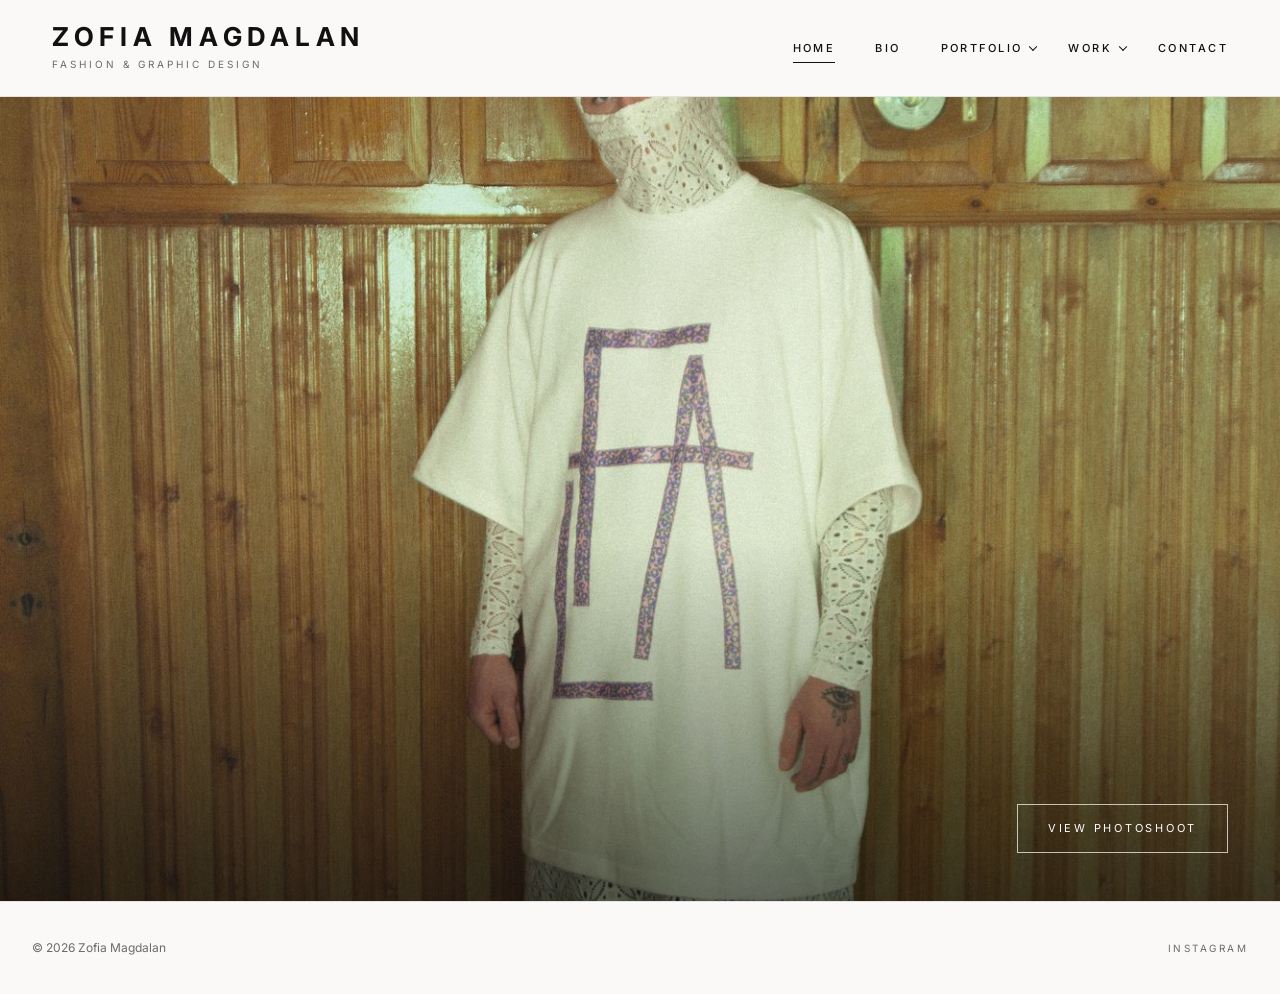
<file: index.html>
<!DOCTYPE html>
<html lang="en">
<head>
    <meta charset="UTF-8">
    <meta name="viewport" content="width=device-width, initial-scale=1.0">
    <title>Zofia Magdalan – Fashion & Graphic Design</title>
    <link rel="preconnect" href="https://fonts.googleapis.com">
    <link rel="preconnect" href="https://fonts.gstatic.com" crossorigin>
    <link href="https://fonts.googleapis.com/css2?family=Cormorant+Garamond:wght@400;500&family=Inter:wght@400;500&display=swap" rel="stylesheet">
    <link rel="stylesheet" href="css/style.css">
</head>
<body>
    <nav class="navbar">
        <div class="nav-container">
            <div class="logo">
                <h1>ZOFIA MAGDALAN</h1>
                <p class="tagline">Fashion & Graphic Design</p>
            </div>
            <button class="nav-toggle" aria-label="Menu" aria-expanded="false"><span></span></button>
            <ul class="nav-menu">
                <li><a href="index.html" class="nav-link">Home</a></li>
                <li><a href="pages/bio.html" class="nav-link">Bio</a></li>
                <li class="has-sub">
                    <a href="pages/portfolio.html" class="nav-link">Portfolio</a>
                    <ul class="submenu"><li><a href="pages/portfolio.html">Portfolio 2026</a></li></ul>
                </li>
                <li class="has-sub">
                    <a href="pages/works.html" class="nav-link">Work</a>
                    <ul class="submenu">
                        <li><a href="pages/works.html">Artistic Works</a></li>
                        <li><a href="pages/sessions.html">Photo Sessions</a></li>
                        <li><a href="pages/diploma.html">Diploma 2026</a></li>
                    </ul>
                </li>
                <li><a href="pages/contact.html" class="nav-link">Contact</a></li>
            </ul>
        </div>
    </nav>

    <main>
        <section class="hero-slider" aria-label="Selected works">
            <div class="hero-slide" style="background-image:url('assets/images/web/works-01.jpg')"></div>
            <div class="hero-slide" style="background-image:url('assets/images/web/sessions-01.jpg')"></div>
            <div class="hero-slide" style="background-image:url('assets/images/web/sessions-02.jpg')"></div>
            <div class="hero-slide" style="background-image:url('assets/images/web/works-02.jpg')"></div>
            <div class="hero-slide" style="background-image:url('assets/images/web/sessions-03.jpg')"></div>
            <div class="hero-slide" style="background-image:url('assets/images/web/sessions-04.jpg')"></div>
            <div class="hero-slide" style="background-image:url('assets/images/web/works-03.jpg')"></div>
            <div class="hero-slide" style="background-image:url('assets/images/web/sessions-05.jpg')"></div>
            <div class="hero-slide" style="background-image:url('assets/images/web/sessions-06.jpg')"></div>
            <div class="hero-slide" style="background-image:url('assets/images/web/sessions-07.jpg')"></div>
            <div class="hero-slide" style="background-image:url('assets/images/web/sessions-08.jpg')"></div>
            <div class="hero-slide" style="background-image:url('assets/images/web/sessions-09.jpg')"></div>
            <div class="hero-slide" style="background-image:url('assets/images/web/sessions-10.jpg')"></div>
            <div class="hero-slide" style="background-image:url('assets/images/web/sessions-11.jpg')"></div>
            <div class="hero-caption">
                <div class="container">
                    <a class="hero-link" href="pages/sessions.html">View Photoshoot</a>
                </div>
            </div>
        </section>
    </main>

    <footer class="footer">
        <p>&copy; 2026 Zofia Magdalan</p>
        <div class="social-links">
            <a href="https://www.instagram.com/zmagdalan/" target="_blank" rel="noopener noreferrer">Instagram</a>
        </div>
    </footer>

    <script src="js/main.js"></script>
</body>
</html>
</file>
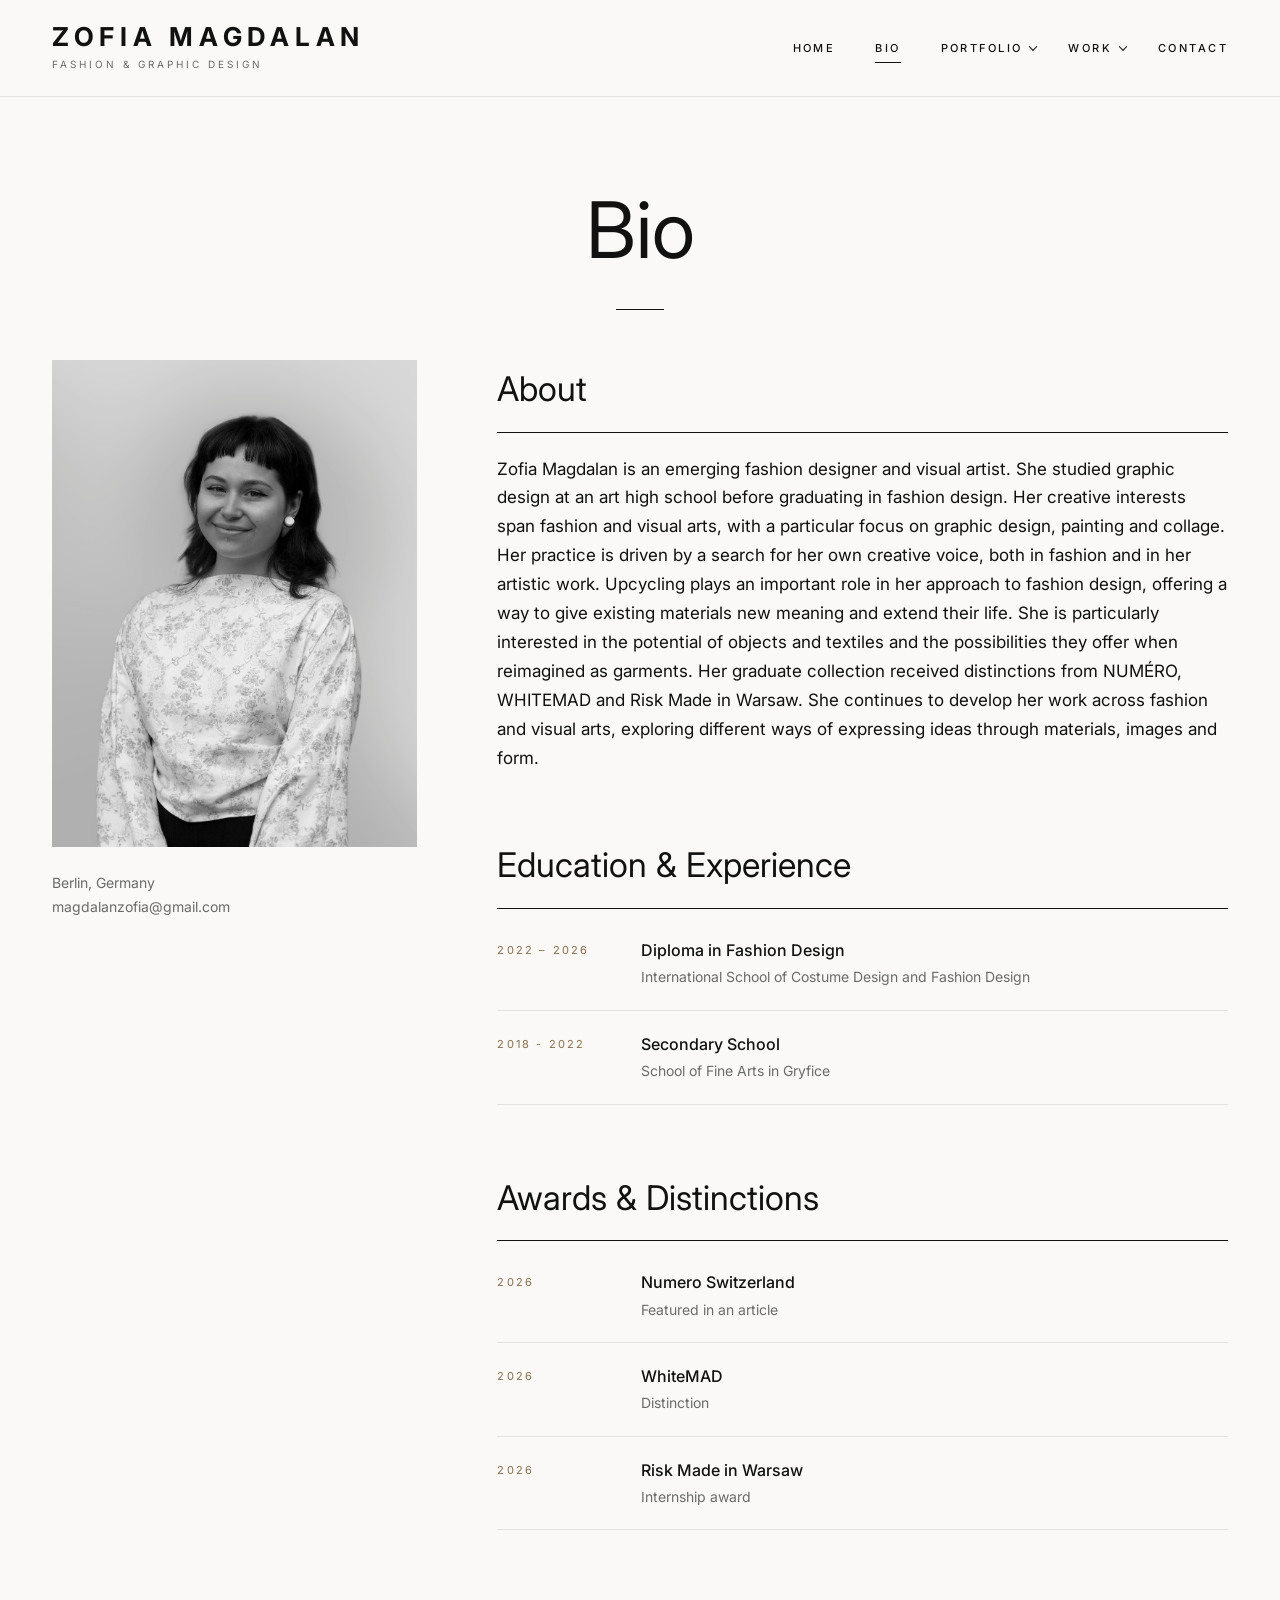
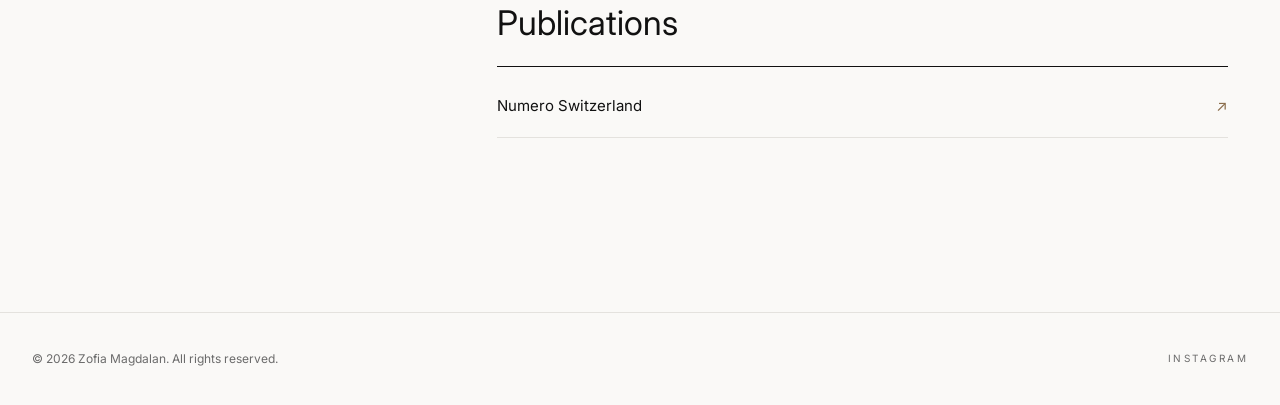
<file: pages/bio.html>
<!DOCTYPE html>
<html lang="en">
<head>
    <meta charset="UTF-8">
    <meta name="viewport" content="width=device-width, initial-scale=1.0">
    <title>Bio – Zofia Magdalan</title>
    <link rel="preconnect" href="https://fonts.googleapis.com">
    <link rel="preconnect" href="https://fonts.gstatic.com" crossorigin>
    <link href="https://fonts.googleapis.com/css2?family=Cormorant+Garamond:wght@400;500&family=Inter:wght@400;500&display=swap" rel="stylesheet">
    <link rel="stylesheet" href="../css/style.css">
</head>
<body>
    <nav class="navbar">
        <div class="nav-container">
            <div class="logo">
                <h1>ZOFIA MAGDALAN</h1>
                <p class="tagline">Fashion & Graphic Design</p>
            </div>
            <button class="nav-toggle" aria-label="Menu" aria-expanded="false"><span></span></button>
            <ul class="nav-menu">
                <li><a href="../index.html" class="nav-link">Home</a></li>
                <li><a href="bio.html" class="nav-link">Bio</a></li>
                <li class="has-sub">
                    <a href="portfolio.html" class="nav-link">Portfolio</a>
                    <ul class="submenu"><li><a href="portfolio.html">Portfolio 2026</a></li></ul>
                </li>
                <li class="has-sub">
                    <a href="works.html" class="nav-link">Work</a>
                    <ul class="submenu">
                        <li><a href="works.html">Artistic Works</a></li>
                        <li><a href="sessions.html">Photo Sessions</a></li>
                        <li><a href="diploma.html">Diploma 2026</a></li>
                    </ul>
                </li>
                <li><a href="contact.html" class="nav-link">Contact</a></li>
            </ul>
        </div>
    </nav>

    <main>
        <section class="page-header">
            <h2>Bio</h2>
        </section>

        <div class="container bio-layout">
            <aside class="bio-aside">
                <img src="../assets/images/web/Image.png" alt="Zofia Magdalan">
                <p>Berlin, Germany<br><a href="mailto:magdalanzofia@gmail.com">magdalanzofia@gmail.com</a></p>
            </aside>

            <div>
                <section class="bio-section reveal">
                    <h3>About</h3>
                    <p class="lead">Zofia Magdalan is an emerging fashion designer and visual artist. She studied graphic design at an art high school before graduating in fashion design. Her creative interests span fashion and visual arts, with a particular focus on graphic design, painting and collage.
                                    Her practice is driven by a search for her own creative voice, both in fashion and in her artistic work. Upcycling plays an important role in her approach to fashion design, offering a way to give existing materials new meaning and extend their life. She is particularly interested in the potential of objects and textiles and the possibilities they offer when reimagined as garments.
                                    Her graduate collection received distinctions from NUMÉRO, WHITEMAD and Risk Made in Warsaw. She continues to develop her work across fashion and visual arts, exploring different ways of expressing ideas through materials, images and form.

                    </p>
                </section>

                <section class="bio-section reveal">
                    <h3>Education &amp; Experience</h3>
                    <ul class="timeline">
                        <li><div class="year">2022 – 2026</div><div><strong>Diploma in Fashion Design</strong><span>International School of Costume Design and Fashion Design</span></div></li>
                        <li><div class="year">2018 - 2022</div><div><strong>Secondary School</strong><span>School of Fine Arts in Gryfice</span></div></li>
                    </ul>
                </section>

                
                <section class="bio-section reveal">
                    <h3>Awards &amp; Distinctions</h3>
                    <ul class="timeline">
                        <li><div class="year">2026</div><div><strong>Numero Switzerland</strong><span>Featured in an article</span></div></li>
                        <li><div class="year">2026</div><div><strong>WhiteMAD</strong><span>Distinction</span></div></li>
                        <li><div class="year">2026</div><div><strong>Risk Made in Warsaw</strong><span>Internship award</span></div></li>
                
                    </ul>
                </section>

                <section class="bio-section reveal">
                    <h3>Publications</h3>
                    <ul class="link-list">
                        <li><a href="#" target="_blank" rel="noopener"><span>Numero Switzerland</span></a></li>
                        
                    
                
                    </ul>
                </section>
            </div>
        </div>
    </main>

    <footer class="footer">
        <p>&copy; 2026 Zofia Magdalan. All rights reserved.</p>
        <div class="social-links">
            <a href="https://www.instagram.com/zmagdalan/" target="_blank" rel="noopener noreferrer">Instagram</a>
        </div>
    </footer>

    <script src="../js/main.js"></script>
</body>
</html>
</file>
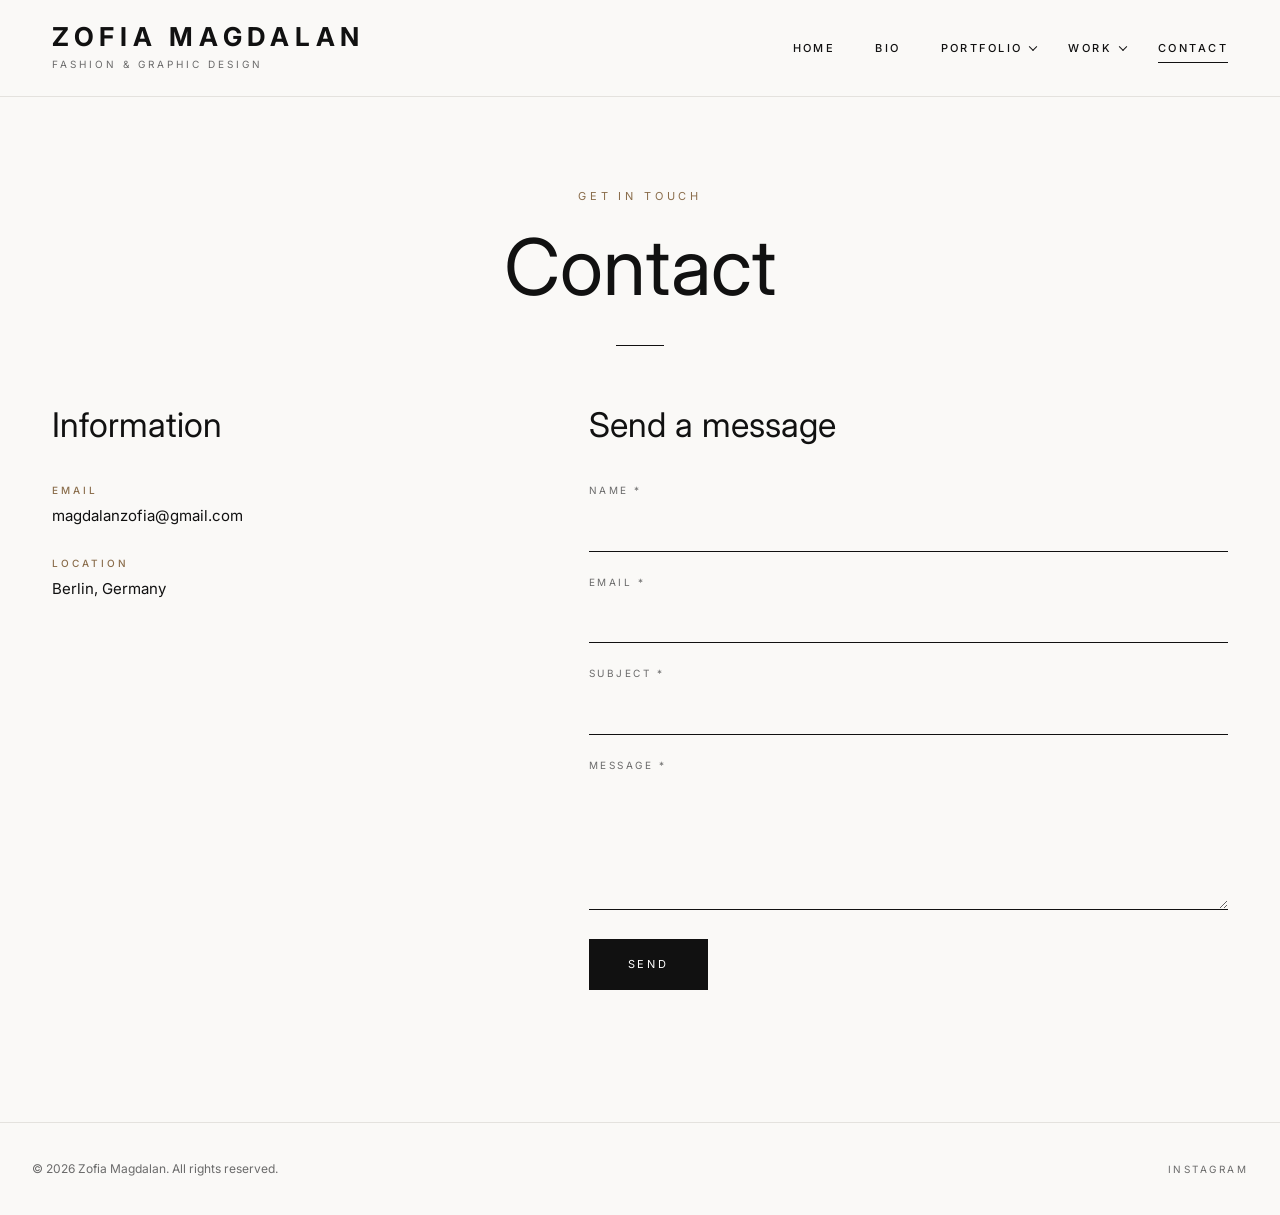
<file: pages/contact.html>
<!DOCTYPE html>
<html lang="en">
<head>
    <meta charset="UTF-8">
    <meta name="viewport" content="width=device-width, initial-scale=1.0">
    <title>Contact – Zofia Magdalan</title>
    <link rel="preconnect" href="https://fonts.googleapis.com">
    <link rel="preconnect" href="https://fonts.gstatic.com" crossorigin>
    <link href="https://fonts.googleapis.com/css2?family=Cormorant+Garamond:wght@400;500&family=Inter:wght@400;500&display=swap" rel="stylesheet">
    <link rel="stylesheet" href="../css/style.css">
</head>
<body>
    <nav class="navbar">
        <div class="nav-container">
            <div class="logo">
                <h1>ZOFIA MAGDALAN</h1>
                <p class="tagline">Fashion & Graphic Design</p>
            </div>
            <button class="nav-toggle" aria-label="Menu" aria-expanded="false"><span></span></button>
            <ul class="nav-menu">
                <li><a href="../index.html" class="nav-link">Home</a></li>
                <li><a href="bio.html" class="nav-link">Bio</a></li>
                <li class="has-sub">
                    <a href="portfolio.html" class="nav-link">Portfolio</a>
                    <ul class="submenu"><li><a href="portfolio.html">Portfolio 2026</a></li></ul>
                </li>
                <li class="has-sub">
                    <a href="works.html" class="nav-link">Work</a>
                    <ul class="submenu">
                        <li><a href="works.html">Artistic Works</a></li>
                        <li><a href="sessions.html">Photo Sessions</a></li>
                        <li><a href="diploma.html">Diploma 2026</a></li>
                    </ul>
                </li>
                <li><a href="contact.html" class="nav-link">Contact</a></li>
            </ul>
        </div>
    </nav>

    <main>
        <section class="page-header">
            <span class="eyebrow">Get in touch</span>
            <h2>Contact</h2>
        </section>

        <div class="container">
            <div class="contact-container">
                <div class="contact-info">
                    <h3>Information</h3>
                    <div class="contact-item">
                        <h4>Email</h4>
                        <p><a href="mailto:magdalanzofia@gmail.com">magdalanzofia@gmail.com</a></p>
                    </div>
                    <div class="contact-item">
                        <h4>Location</h4>
                        <p>Berlin, Germany</p>
                    </div>
                </div>

                <div class="contact-form">
                    <h3>Send a message</h3>
                    <form id="contactForm" novalidate>
                        <div id="formMessage" class="form-message" role="status" aria-live="polite"></div>
                        <div class="form-group"><label for="name">Name *</label><input type="text" id="name" name="name" required></div>
                        <div class="form-group"><label for="email">Email *</label><input type="email" id="email" name="email" required></div>
                        <div class="form-group"><label for="subject">Subject *</label><input type="text" id="subject" name="_subject" required></div>
                        <div class="form-group"><label for="message">Message *</label><textarea id="message" name="message" required></textarea></div>
                        <div class="form-group"><button type="submit">Send</button></div>
                    </form>
                </div>
            </div>
        </div>
    </main>

    <footer class="footer">
        <p>&copy; 2026 Zofia Magdalan. All rights reserved.</p>
        <div class="social-links">
            <a href="https://www.instagram.com/zmagdalan/" target="_blank" rel="noopener noreferrer">Instagram</a>
        </div>
    </footer>

    <script src="../js/main.js"></script>
    <script>
        // FormSubmit delivers messages without requiring a custom backend.
        document.getElementById('contactForm').addEventListener('submit', async e => {
            e.preventDefault();
            const form = e.currentTarget;
            const msg = document.getElementById('formMessage');
            const v = id => document.getElementById(id).value.trim();
            if (!v('name') || !v('email') || !v('subject') || !v('message')) {
                msg.className = 'form-message error';
                msg.textContent = 'Please fill in all required fields.';
                return;
            }
            if (!/^[^\s@]+@[^\s@]+\.[^\s@]+$/.test(v('email'))) {
                msg.className = 'form-message error';
                msg.textContent = 'Please enter a valid email address.';
                return;
            }
            const submitButton = form.querySelector('button[type="submit"]');
            submitButton.disabled = true;
            msg.className = 'form-message';
            msg.textContent = 'Sending your message…';
            const formData = new FormData(form);
            formData.append('_replyto', v('email'));
            try {
                const response = await fetch('https://formsubmit.co/ajax/magdalanzofia@gmail.com', {
                    method: 'POST',
                    headers: { Accept: 'application/json' },
                    body: formData
                });
                const result = await response.json();
                if (!response.ok || result.success !== 'true') {
                    throw new Error('Message delivery failed. Please try again or email directly.');
                }
                msg.className = 'form-message success';
                msg.textContent = 'Your message has been sent. Thank you!';
                form.reset();
            } catch (error) {
                msg.className = 'form-message error';
                msg.textContent = error.message || 'Unable to send your message. Please try again or email directly.';
            } finally {
                submitButton.disabled = false;
            }
        });
    </script>
</body>
</html>
</file>
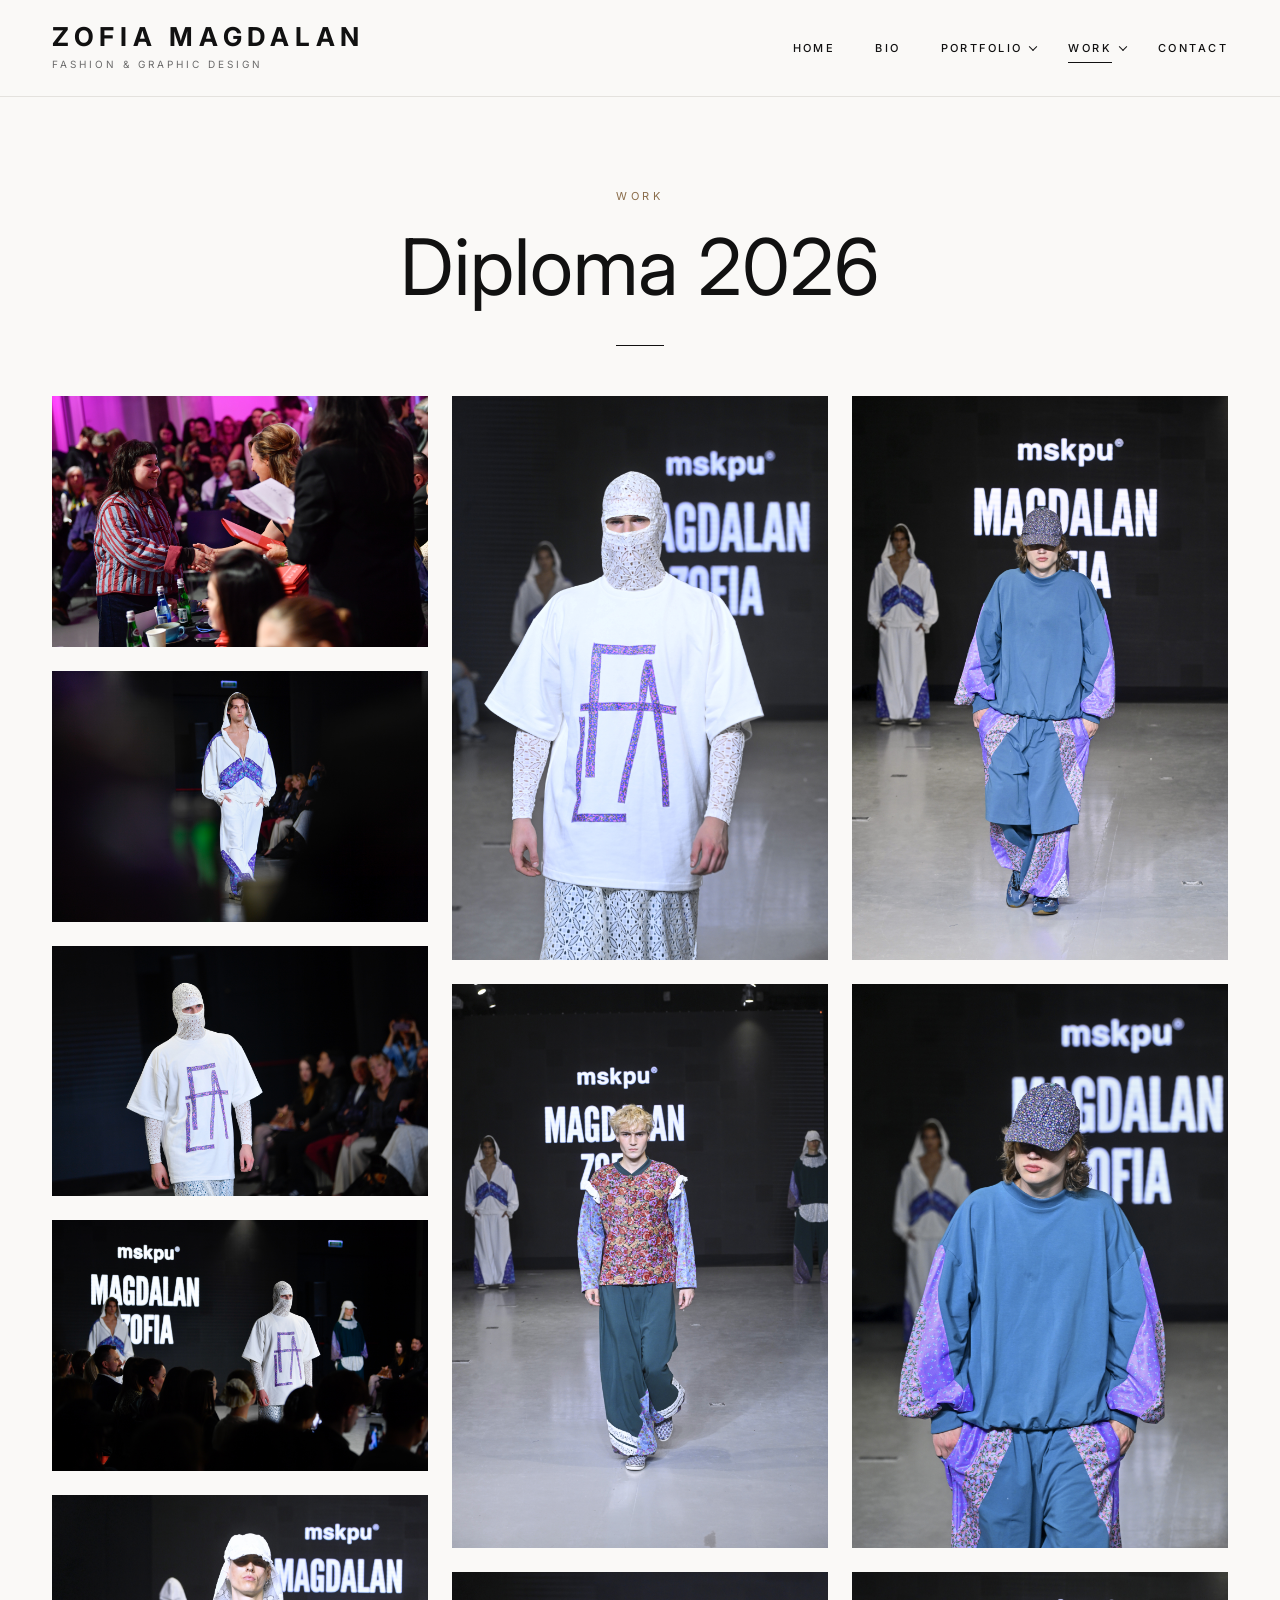
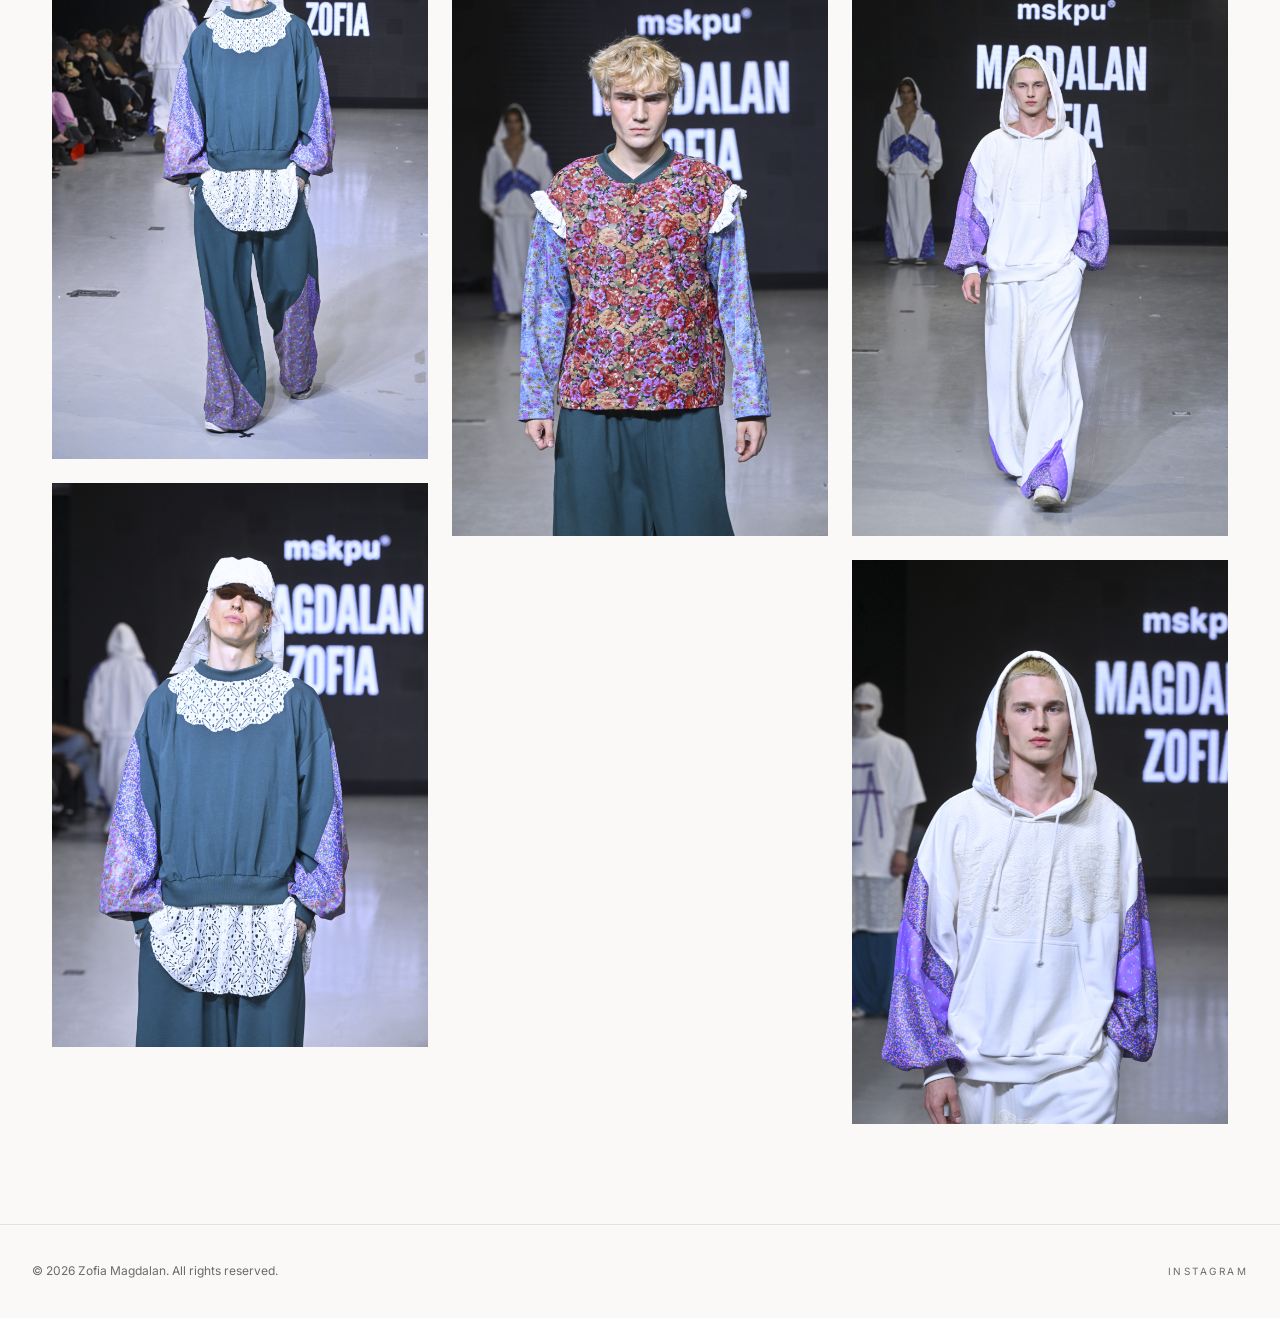
<file: pages/diploma.html>
<!DOCTYPE html>
<html lang="en">
<head>
    <meta charset="UTF-8">
    <meta name="viewport" content="width=device-width, initial-scale=1.0">
    <title>Diploma 2026 – Zofia Magdalan</title>
    <link rel="preconnect" href="https://fonts.googleapis.com">
    <link rel="preconnect" href="https://fonts.gstatic.com" crossorigin>
    <link href="https://fonts.googleapis.com/css2?family=Inter:wght@400;500;700&display=swap" rel="stylesheet">
    <link rel="stylesheet" href="../css/style.css">
</head>
<body>
    <nav class="navbar">
        <div class="nav-container">
            <div class="logo">
                <h1>ZOFIA MAGDALAN</h1>
                <p class="tagline">Fashion & Graphic Design</p>
            </div>
            <button class="nav-toggle" aria-label="Menu" aria-expanded="false"><span></span></button>
            <ul class="nav-menu">
                <li><a href="../index.html" class="nav-link">Home</a></li>
                <li><a href="bio.html" class="nav-link">Bio</a></li>
                <li class="has-sub">
                    <a href="portfolio.html" class="nav-link">Portfolio</a>
                    <ul class="submenu"><li><a href="portfolio.html">Portfolio 2026</a></li></ul>
                </li>
                <li class="has-sub">
                    <a href="works.html" class="nav-link">Work</a>
                    <ul class="submenu">
                        <li><a href="works.html">Artistic Works</a></li>
                        <li><a href="sessions.html">Photo Sessions</a></li>
                        <li><a href="diploma.html">Diploma 2026</a></li>
                    </ul>
                </li>
                <li><a href="contact.html" class="nav-link">Contact</a></li>
            </ul>
        </div>
    </nav>

    <main>
        <section class="page-header">
            <span class="eyebrow">Work</span>
            <h2>Diploma 2026</h2>
        </section>

        <div class="container">
            <div class="masonry">
                <figure class="reveal"><img src="../assets/images/web/akpa20260930_mskpu_26_mp_6711.jpg" alt="Diploma 2026 collection — photo by akpa.pl" loading="lazy"><figcaption>Photo by akpa.pl</figcaption></figure>
                <figure class="reveal"><img src="../assets/images/web/diploma_5785%20(1).jpg" alt="Photo by akpa.pl" loading="lazy"><figcaption>Photo by akpa.pl</figcaption></figure>
                <figure class="reveal"><img src="../assets/images/web/diploma_5787.jpg" alt="Photo by akpa.pl" loading="lazy"><figcaption>Photo by akpa.pl</figcaption></figure>
                <figure class="reveal"><img src="../assets/images/web/diploma_5793.jpg" alt="Photo by akpa.pl" loading="lazy"><figcaption>Photo by akpa.pl</figcaption></figure>
                <figure class="reveal"><img src="../assets/images/web/diploma_7917%20(1).jpg" alt="Photo by akpa.pl" loading="lazy"><figcaption>Photo by akpa.pl</figcaption></figure>
                <figure class="reveal"><img src="../assets/images/web/diploma_7922%20(1).jpg" alt="Photo by akpa.pl" loading="lazy"><figcaption>Photo by akpa.pl</figcaption></figure>
                <figure class="reveal"><img src="../assets/images/web/diploma_7929%20(1).jpg" alt="Photo by akpa.pl" loading="lazy"><figcaption>Photo by akpa.pl</figcaption></figure>
                <figure class="reveal"><img src="../assets/images/web/diploma_7933%20(1).jpg" alt="Photo by akpa.pl" loading="lazy"><figcaption>Photo by akpa.pl</figcaption></figure>
                <figure class="reveal"><img src="../assets/images/web/diploma_7938%20(1).jpg" alt="Photo by akpa.pl" loading="lazy"><figcaption>Photo by akpa.pl</figcaption></figure>
                <figure class="reveal"><img src="../assets/images/web/diploma_7940%20(1).jpg" alt="Photo by akpa.pl" loading="lazy"><figcaption>Photo by akpa.pl</figcaption></figure>
                <figure class="reveal"><img src="../assets/images/web/diploma_7945%20(1).jpg" alt="Photo by akpa.pl" loading="lazy"><figcaption>Photo by akpa.pl</figcaption></figure>
                <figure class="reveal"><img src="../assets/images/web/diploma_7949%20(1).jpg" alt="Photo by akpa.pl" loading="lazy"><figcaption>Photo by akpa.pl</figcaption></figure>
                <figure class="reveal"><img src="../assets/images/web/diploma_7954%20(1).jpg" alt="Photo by akpa.pl" loading="lazy"><figcaption>Photo by akpa.pl</figcaption></figure>
            </div>
        </div>
    </main>

    <footer class="footer">
        <p>&copy; 2026 Zofia Magdalan. All rights reserved.</p>
        <div class="social-links">
            <a href="https://www.instagram.com/zmagdalan/" target="_blank" rel="noopener noreferrer">Instagram</a>
        </div>
    </footer>

    <script src="../js/main.js"></script>
</body>
</html>
</file>
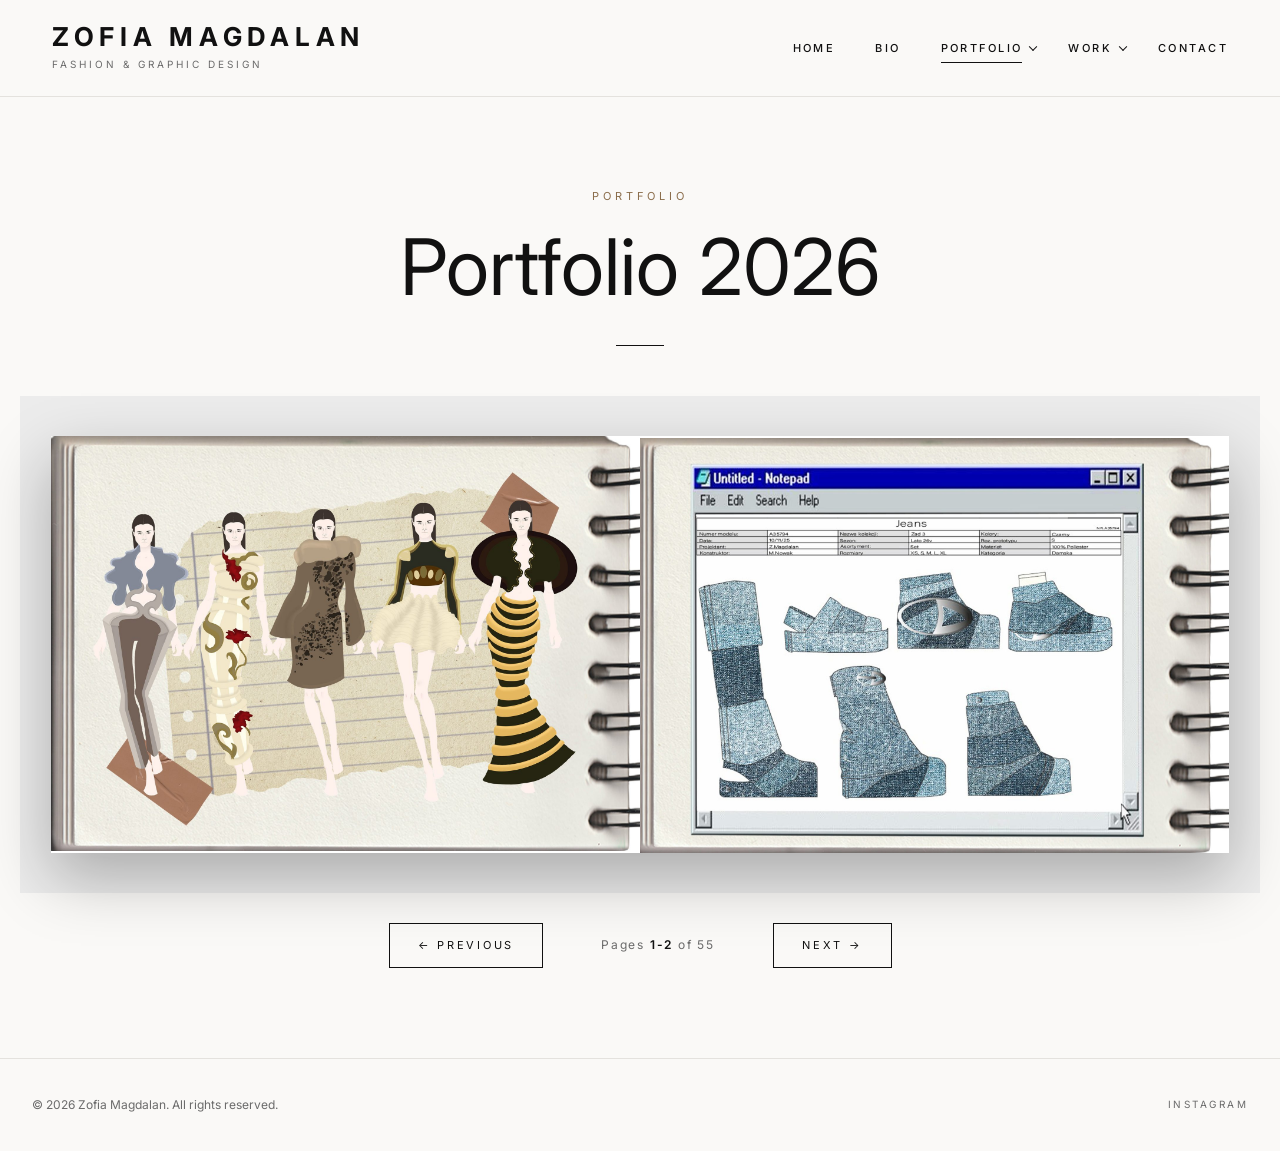
<file: pages/portfolio.html>
<!DOCTYPE html>
<html lang="en">
<head>
    <meta charset="UTF-8">
    <meta name="viewport" content="width=device-width, initial-scale=1.0">
    <title>Portfolio 2026 – Zofia Magdalan</title>
    <link rel="preconnect" href="https://fonts.googleapis.com">
    <link rel="preconnect" href="https://fonts.gstatic.com" crossorigin>
    <link href="https://fonts.googleapis.com/css2?family=Cormorant+Garamond:wght@400;500&family=Inter:wght@400;500&display=swap" rel="stylesheet">
    <link rel="stylesheet" href="../css/style.css">
</head>
<body>
    <!-- Navigation -->
    <nav class="navbar">
        <div class="nav-container">
            <div class="logo">
                <h1>ZOFIA MAGDALAN</h1>
                <p class="tagline">Fashion & Graphic Design</p>
            </div>
            <button class="nav-toggle" aria-label="Menu" aria-expanded="false"><span></span></button>
            <ul class="nav-menu">
                <li><a href="../index.html" class="nav-link">Home</a></li>
                <li><a href="bio.html" class="nav-link">Bio</a></li>
                <li class="has-sub">
                    <a href="portfolio.html" class="nav-link">Portfolio</a>
                    <ul class="submenu"><li><a href="portfolio.html">Portfolio 2026</a></li></ul>
                </li>
                <li class="has-sub">
                    <a href="works.html" class="nav-link">Work</a>
                    <ul class="submenu">
                        <li><a href="works.html">Artistic Works</a></li>
                        <li><a href="sessions.html">Photo Sessions</a></li>
                        <li><a href="diploma.html">Diploma 2026</a></li>
                    </ul>
                </li>
                <li><a href="contact.html" class="nav-link">Contact</a></li>
            </ul>
        </div>
    </nav>

    <!-- Main Content -->
    <main>
        <section class="page-header">
            <span class="eyebrow">Portfolio</span>
            <h2>Portfolio 2026</h2>
        </section>

        <div class="flipbook-container">
            <div class="book-container">
                <div class="book" id="book">
                    <div class="page left-page" id="left-page"></div>
                    <div class="page right-page" id="right-page"></div>
                    <div class="leaf" id="leaf">
                        <div class="face front" id="leaf-front"></div>
                        <div class="face back" id="leaf-back"></div>
                    </div>
                </div>
            </div>
            
            <div class="controls">
                <button onclick="prevPair()">← Previous</button>
                <span class="page-counter">Pages <span id="current-page">1-2</span> of 55</span>
                <button onclick="nextPair()">Next →</button>
            </div>
        </div>
    </main>

    <!-- Footer -->
    <footer class="footer">
        <p>&copy; 2026 Zofia Magdalan. All rights reserved.</p>
        <div class="social-links">
            <a href="https://www.instagram.com/zmagdalan/" target="_blank" rel="noopener noreferrer">Instagram</a>
        </div>
    </footer>

    <script src="../js/main.js"></script>
    <script src="../js/page-offsets.js"></script>
    <script>
        const allImages = [
            'Obszar%20kompozycji%201.jpg',
            'Obszar%20kompozycji%202.jpg',
            'Obszar%20kompozycji%203.jpg',
            'Obszar%20kompozycji%204.jpg',
            'Obszar%20kompozycji%206.jpg',
            'Obszar%20kompozycji%207.jpg',
            'Obszar%20kompozycji%208.jpg',
            'Obszar%20kompozycji%209.jpg',
            'Obszar%20kompozycji%2010.jpg',
            'Obszar%20kompozycji%2011.jpg',
            'Obszar%20kompozycji%2012.jpg',
            'Obszar%20kompozycji%2014.jpg',
            'Obszar%20kompozycji%2015.jpg',
            'Obszar%20kompozycji%2016.jpg',
            'Obszar%20kompozycji%2018.jpg',
            'Obszar%20kompozycji%2020.jpg',
            'Obszar%20kompozycji%2021.jpg',
            'Obszar%20kompozycji%2022.jpg',
            'Obszar%20kompozycji%2023.jpg',
            'Obszar%20kompozycji%2024.jpg',
            'Obszar%20kompozycji%2025.jpg',
            'Obszar%20kompozycji%2026.jpg',
            'Obszar%20kompozycji%2027.jpg',
            'Obszar%20kompozycji%2028.jpg',
            'Obszar%20kompozycji%2029.jpg',
            'Obszar%20kompozycji%2030.jpg',
            'Obszar%20kompozycji%2031.jpg',
            'Obszar%20kompozycji%2032.jpg',
            'Obszar%20kompozycji%2033.jpg',
            'Obszar%20kompozycji%2034.jpg',
            'Obszar%20kompozycji%2035.jpg',
            'Obszar%20kompozycji%2036.jpg',
            'Obszar%20kompozycji%2037.jpg',
            'Obszar%20kompozycji%2038.jpg',
            'Obszar%20kompozycji%2039.jpg',
            'Obszar%20kompozycji%2040.jpg',
            'Obszar%20kompozycji%2041.jpg',
            'Obszar%20kompozycji%2043.jpg',
            'Obszar%20kompozycji%2044.jpg',
            'Obszar%20kompozycji%2045.jpg',
            'Obszar%20kompozycji%2046.jpg',
            'Obszar%20kompozycji%2047.jpg',
            'Obszar%20kompozycji%2048.jpg',
            'Obszar%20kompozycji%2049.jpg',
            'Obszar%20kompozycji%2050.jpg',
            'Obszar%20kompozycji%2051.jpg',
            'Obszar%20kompozycji%2052.jpg',
            'Obszar%20kompozycji%2053.jpg',
            'Obszar%20kompozycji%2054.jpg',
            'Obszar%20kompozycji%2055.jpg',
            'Obszar%20kompozycji%2056.jpg',
            'Obszar%20kompozycji%2057.jpg',
            'Obszar%20kompozycji%2058.jpg',
            'Obszar%20kompozycji%2059.jpg',
            'Obszar%20kompozycji%2060.jpg'
        ];

        const offsetByImage = new Map(
            allImages.map((image, index) => [image, PAGE_OFFSETS[index] || 0])
        );
        for (let i = allImages.length - 1; i > 0; i--) {
            const j = Math.floor(Math.random() * (i + 1));
            [allImages[i], allImages[j]] = [allImages[j], allImages[i]];
        }

        const IMG_DIR = '../assets/portfolio/';
        const FLIP_MS = 800;
        const totalPages = allImages.length;
        const totalPairs = Math.ceil(totalPages / 2);
        let currentPair = 0;
        let isFlipping = false;

        const leftEl = document.getElementById('left-page');
        const rightEl = document.getElementById('right-page');
        const leaf = document.getElementById('leaf');
        const leafFront = document.getElementById('leaf-front');
        const leafBack = document.getElementById('leaf-back');

        // Obiekty Image trzymamy w pamięci, żeby zdekodowane zdjęcia nie znikały między obrotami
        const cache = [];
        function load(idx) {
            if (idx < 0 || idx >= totalPages) return Promise.resolve();
            if (!cache[idx]) {
                const img = new Image();
                img.src = IMG_DIR + allImages[idx];
                cache[idx] = img.decode().catch(() => {}).then(() => img);
            }
            return cache[idx];
        }

        function preloadAround() {
            for (let p = currentPair - 1; p <= currentPair + 2; p++) {
                load(p * 2);
                load(p * 2 + 1);
            }
        }

        function setImg(el, idx) {
            const ok = idx >= 0 && idx < totalPages;
            el.style.backgroundImage = ok ? `url('${IMG_DIR}${allImages[idx]}')` : 'none';
            el.style.setProperty('--dy', ok ? (offsetByImage.get(allImages[idx]) || 0) : 0);
        }

        function showCounter() {
            const start = currentPair * 2 + 1;
            const end = Math.min(start + 1, totalPages);
            document.getElementById('current-page').textContent = `${start}-${end}`;
        }

        function setLeafAngle(deg, animated) {
            leaf.style.transition = animated ? `transform ${FLIP_MS}ms ease-in-out` : 'none';
            leaf.style.transform = `rotateY(${deg}deg)`;
        }

        function render() {
            setImg(leftEl, currentPair * 2);
            setImg(rightEl, currentPair * 2 + 1);
            setImg(leafFront, currentPair * 2 + 1);
            setLeafAngle(0, false);
            showCounter();
        }

        // Podmiana stron dopiero po faktycznym końcu animacji, żeby nic nie przeskakiwało
        function afterFlip(done) {
            let finished = false;
            const finish = () => {
                if (finished) return;
                finished = true;
                leaf.removeEventListener('transitionend', onEnd);
                done();
            };
            const onEnd = (e) => {
                if (e.target === leaf && e.propertyName === 'transform') finish();
            };
            leaf.addEventListener('transitionend', onEnd);
            setTimeout(finish, FLIP_MS + 200);
        }

        // Kartka: przód = obecna prawa strona, tył = następna lewa strona
        async function nextPair() {
            if (currentPair >= totalPairs - 1 || isFlipping) return;
            isFlipping = true;

            const nextLeft = (currentPair + 1) * 2;
            await Promise.all([load(nextLeft), load(nextLeft + 1)]);
            setImg(rightEl, nextLeft + 1);   // odsłaniana spod kartki
            setImg(leafBack, nextLeft);      // ląduje na lewej stronie

            void leaf.offsetWidth;
            setLeafAngle(-180, true);

            afterFlip(() => {
                currentPair++;
                render();
                isFlipping = false;
                preloadAround();
            });
        }

        // Kartka startuje na lewej stronie (tył = obecna lewa) i wraca na prawą (przód = poprzednia prawa)
        async function prevPair() {
            if (currentPair <= 0 || isFlipping) return;
            isFlipping = true;

            const prevLeft = (currentPair - 1) * 2;
            await Promise.all([load(prevLeft), load(prevLeft + 1)]);
            setImg(leftEl, prevLeft);        // odsłaniana spod kartki
            setImg(leafBack, currentPair * 2);
            setImg(leafFront, prevLeft + 1);

            setLeafAngle(-180, false);
            void leaf.offsetWidth;
            setLeafAngle(0, true);

            afterFlip(() => {
                currentPair--;
                render();
                isFlipping = false;
                preloadAround();
            });
        }

        leaf.addEventListener('click', nextPair);
        rightEl.addEventListener('click', nextPair);
        leftEl.addEventListener('click', prevPair);

        // Proporcje strony z pierwszego zdjęcia, żeby wszystkie kartki miały ten sam format
        const book = document.getElementById('book');

        const probe = new Image();
        probe.onload = () => {
            book.style.setProperty('--page-ratio', (probe.naturalWidth / probe.naturalHeight).toFixed(4));
        };
        probe.src = IMG_DIR + allImages[0];

        new ResizeObserver(() => book.style.setProperty('--page-h', book.clientHeight + 'px')).observe(book);

        preloadAround();
        render();
    </script>
</body>
</html>
</file>
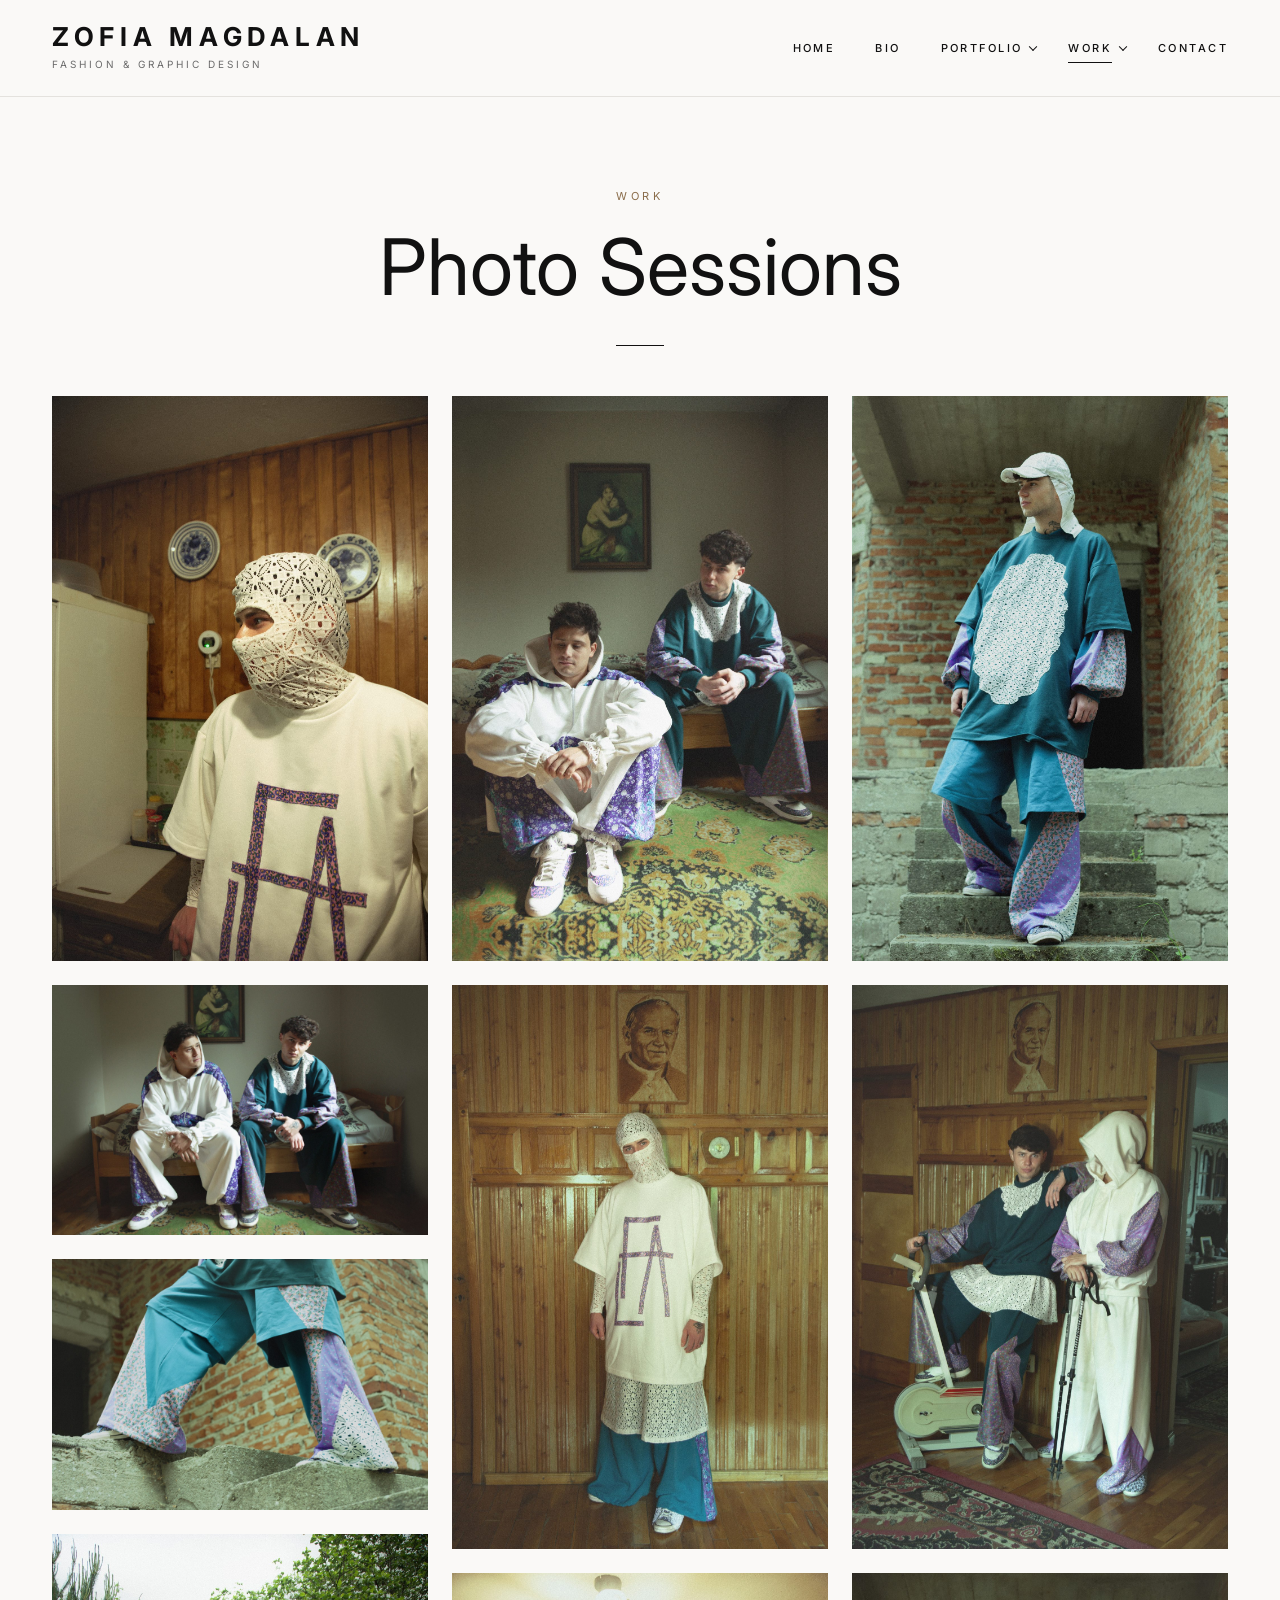
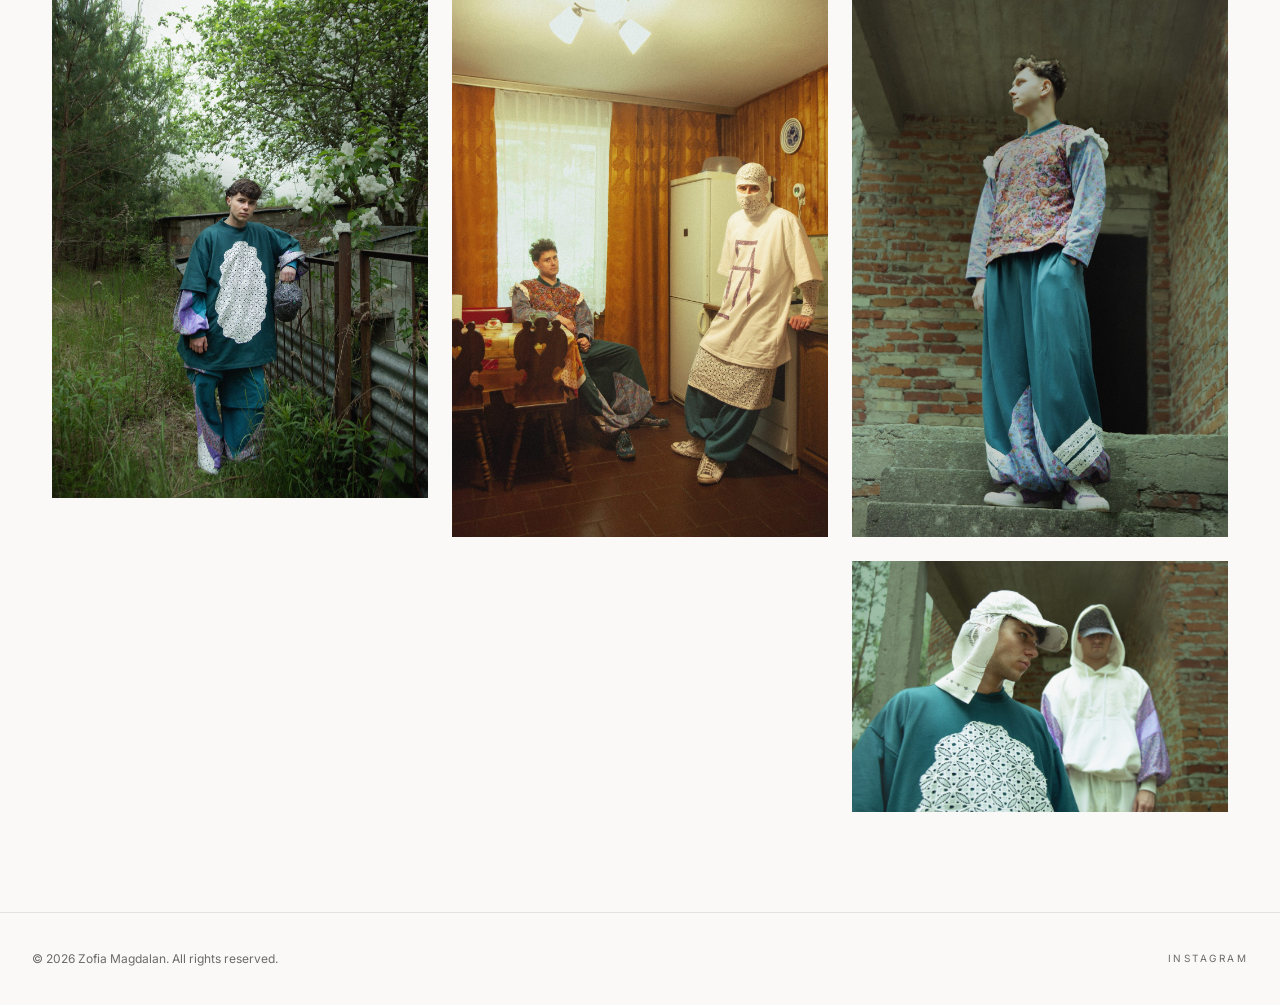
<file: pages/sessions.html>
<!DOCTYPE html>
<html lang="en">
<head>
    <meta charset="UTF-8">
    <meta name="viewport" content="width=device-width, initial-scale=1.0">
    <title>Photo Sessions – Zofia Magdalan</title>
    <link rel="preconnect" href="https://fonts.googleapis.com">
    <link rel="preconnect" href="https://fonts.gstatic.com" crossorigin>
    <link href="https://fonts.googleapis.com/css2?family=Cormorant+Garamond:wght@400;500&family=Inter:wght@400;500&display=swap" rel="stylesheet">
    <link rel="stylesheet" href="../css/style.css">
</head>
<body>
    <nav class="navbar">
        <div class="nav-container">
            <div class="logo">
                <h1>ZOFIA MAGDALAN</h1>
                <p class="tagline">Fashion & Graphic Design</p>
            </div>
            <button class="nav-toggle" aria-label="Menu" aria-expanded="false"><span></span></button>
            <ul class="nav-menu">
                <li><a href="../index.html" class="nav-link">Home</a></li>
                <li><a href="bio.html" class="nav-link">Bio</a></li>
                <li class="has-sub">
                    <a href="portfolio.html" class="nav-link">Portfolio</a>
                    <ul class="submenu"><li><a href="portfolio.html">Portfolio 2026</a></li></ul>
                </li>
                <li class="has-sub">
                    <a href="works.html" class="nav-link">Work</a>
                    <ul class="submenu">
                        <li><a href="works.html">Artistic Works</a></li>
                        <li><a href="sessions.html">Photo Sessions</a></li>
                        <li><a href="diploma.html">Diploma 2026</a></li>
                    </ul>
                </li>
                <li><a href="contact.html" class="nav-link">Contact</a></li>
            </ul>
        </div>
    </nav>

    <main>
        <section class="page-header">
            <span class="eyebrow">Work</span>
            <h2>Photo Sessions</h2>
        </section>

        <div class="container">
            <div class="masonry">
                <figure class="reveal"><img src="../assets/images/web/sessions-01.jpg" alt="Photo session 1" loading="lazy"></figure>
                <figure class="reveal"><img src="../assets/images/web/sessions-02.jpg" alt="Photo session 2" loading="lazy"></figure>
                <figure class="reveal"><img src="../assets/images/web/sessions-03.jpg" alt="Photo session 3" loading="lazy"></figure>
                <figure class="reveal"><img src="../assets/images/web/sessions-04.jpg" alt="Photo session 4" loading="lazy"></figure>
                <figure class="reveal"><img src="../assets/images/web/sessions-05.jpg" alt="Photo session 5" loading="lazy"></figure>
                <figure class="reveal"><img src="../assets/images/web/sessions-06.jpg" alt="Photo session 6" loading="lazy"></figure>
                <figure class="reveal"><img src="../assets/images/web/sessions-07.jpg" alt="Photo session 7" loading="lazy"></figure>
                <figure class="reveal"><img src="../assets/images/web/sessions-08.jpg" alt="Photo session 8" loading="lazy"></figure>
                <figure class="reveal"><img src="../assets/images/web/sessions-09.jpg" alt="Photo session 9" loading="lazy"></figure>
                <figure class="reveal"><img src="../assets/images/web/sessions-10.jpg" alt="Photo session 10" loading="lazy"></figure>
                <figure class="reveal"><img src="../assets/images/web/sessions-11.jpg" alt="Photo session 11" loading="lazy"></figure>
            </div>
        </div>
    </main>

    <footer class="footer">
        <p>&copy; 2026 Zofia Magdalan. All rights reserved.</p>
        <div class="social-links">
            <a href="https://www.instagram.com/zmagdalan/" target="_blank" rel="noopener noreferrer">Instagram</a>
        </div>
    </footer>

    <script src="../js/main.js"></script>
</body>
</html>
</file>
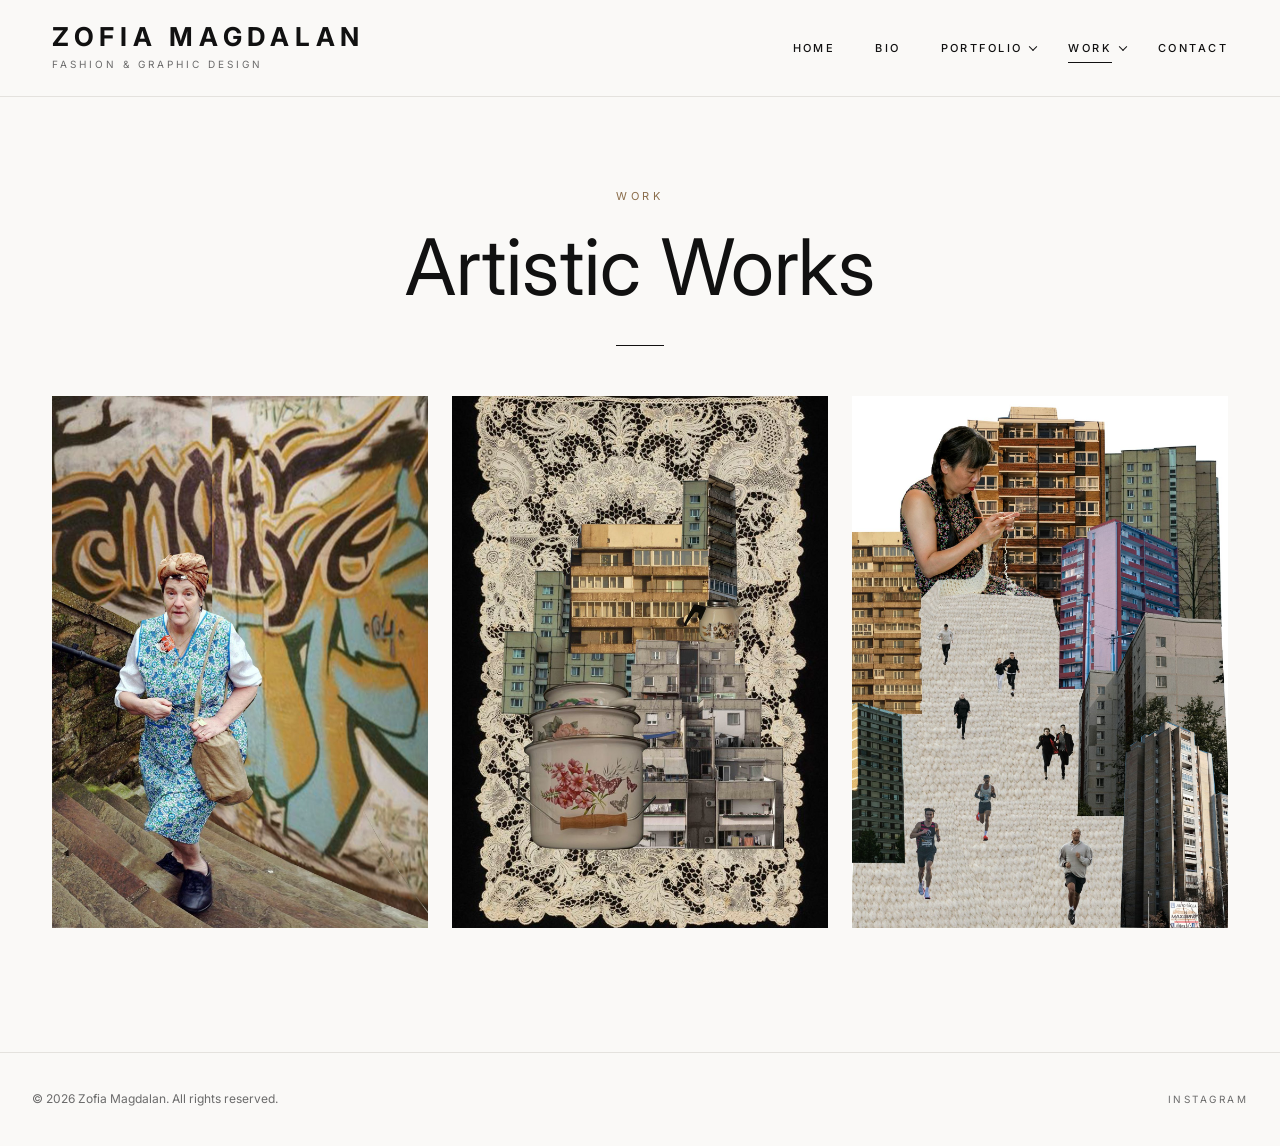
<file: pages/works.html>
<!DOCTYPE html>
<html lang="en">
<head>
    <meta charset="UTF-8">
    <meta name="viewport" content="width=device-width, initial-scale=1.0">
    <title>Artistic Works – Zofia Magdalan</title>
    <link rel="preconnect" href="https://fonts.googleapis.com">
    <link rel="preconnect" href="https://fonts.gstatic.com" crossorigin>
    <link href="https://fonts.googleapis.com/css2?family=Cormorant+Garamond:wght@400;500&family=Inter:wght@400;500&display=swap" rel="stylesheet">
    <link rel="stylesheet" href="../css/style.css">
</head>
<body>
    <nav class="navbar">
        <div class="nav-container">
            <div class="logo">
                <h1>ZOFIA MAGDALAN</h1>
                <p class="tagline">Fashion & Graphic Design</p>
            </div>
            <button class="nav-toggle" aria-label="Menu" aria-expanded="false"><span></span></button>
            <ul class="nav-menu">
                <li><a href="../index.html" class="nav-link">Home</a></li>
                <li><a href="bio.html" class="nav-link">Bio</a></li>
                <li class="has-sub">
                    <a href="portfolio.html" class="nav-link">Portfolio</a>
                    <ul class="submenu"><li><a href="portfolio.html">Portfolio 2026</a></li></ul>
                </li>
                <li class="has-sub">
                    <a href="works.html" class="nav-link">Work</a>
                    <ul class="submenu">
                        <li><a href="works.html">Artistic Works</a></li>
                        <li><a href="sessions.html">Photo Sessions</a></li>
                        <li><a href="diploma.html">Diploma 2026</a></li>
                    </ul>
                </li>
                <li><a href="contact.html" class="nav-link">Contact</a></li>
            </ul>
        </div>
    </nav>

    <main>
        <section class="page-header">
            <span class="eyebrow">Work</span>
            <h2>Artistic Works</h2>
        </section>

        <div class="container">
            <div class="masonry">
                <figure class="reveal"><img src="../assets/images/web/works-01.jpg" alt="Artistic work 1" loading="lazy"></figure>
                <figure class="reveal"><img src="../assets/images/web/works-02.jpg" alt="Artistic work 2" loading="lazy"></figure>
                <figure class="reveal"><img src="../assets/images/web/works-03.jpg" alt="Artistic work 3" loading="lazy"></figure>
            </div>
        </div>
    </main>

    <footer class="footer">
        <p>&copy; 2026 Zofia Magdalan. All rights reserved.</p>
        <div class="social-links">
            <a href="https://www.instagram.com/zmagdalan/" target="_blank" rel="noopener noreferrer">Instagram</a>
        </div>
    </footer>

    <script src="../js/main.js"></script>
</body>
</html>
</file>
<file: css/style.css>
/* ===== TOKENS ===== */
:root {
    --ink: #111;
    --muted: #6b6b6b;
    --line: #e4e2de;
    --paper: #faf9f7;
    --accent: #8a6d4b;
    --serif: 'Inter', -apple-system, 'Helvetica Neue', Arial, sans-serif;
    --sans: 'Inter', -apple-system, 'Helvetica Neue', Arial, sans-serif;
    --nav-h: 96px;
}

* { margin: 0; padding: 0; box-sizing: border-box; }

html { scroll-behavior: smooth; }

body {
    font-family: var(--sans);
    font-size: 15px;
    line-height: 1.7;
    color: var(--ink);
    background: var(--paper);
    -webkit-font-smoothing: antialiased;
}

a { text-decoration: none; color: inherit; }
img { max-width: 100%; height: auto; display: block; }
main { min-height: calc(100vh - var(--nav-h)); }

.container { max-width: 1240px; margin: 0 auto; padding: 0 32px; }

/* ===== NAVBAR ===== */
.navbar {
    position: sticky;
    top: 0;
    z-index: 1000;
    background: rgba(250, 249, 247, 0.92);
    backdrop-filter: blur(10px);
    border-bottom: 1px solid var(--line);
}

.nav-container {
    max-width: 1240px;
    margin: 0 auto;
    padding: 0 32px;
    height: var(--nav-h);
    display: flex;
    align-items: center;
    justify-content: space-between;
}

.logo h1 {
    font-family: var(--serif);
    font-size: 26px;
    font-weight: 700;
    letter-spacing: 0.22em;
    line-height: 1.1;
}

.logo .tagline {
    font-size: 10px;
    letter-spacing: 0.3em;
    text-transform: uppercase;
    color: var(--muted);
    margin-top: 4px;
}

.nav-menu {
    list-style: none;
    display: flex;
    gap: 40px;
    align-items: center;
}

.nav-menu > li { position: relative; }

.nav-link {
    display: inline-block;
    padding: 28px 0;
    font-size: 11px;
    font-weight: 500;
    letter-spacing: 0.22em;
    text-transform: uppercase;
    color: var(--ink);
    position: relative;
}

.nav-link::after {
    content: '';
    position: absolute;
    left: 0;
    bottom: 22px;
    width: 0;
    height: 1px;
    background: var(--ink);
    transition: width 0.3s;
}

.nav-link:hover::after,
.nav-link.active::after { width: 100%; }

.has-sub > .nav-link { margin-right: 6px; }

.has-sub > .nav-link::before {
    content: '';
    position: absolute;
    right: -14px;
    top: 50%;
    width: 5px;
    height: 5px;
    border-right: 1px solid currentColor;
    border-bottom: 1px solid currentColor;
    transform: translateY(-70%) rotate(45deg);
}

.submenu {
    list-style: none;
    position: absolute;
    top: 100%;
    left: -20px;
    min-width: 220px;
    padding: 12px 0;
    background: var(--paper);
    border: 1px solid var(--line);
    box-shadow: 0 18px 40px rgba(0, 0, 0, 0.08);
    opacity: 0;
    visibility: hidden;
    transform: translateY(8px);
    transition: opacity 0.25s, transform 0.25s, visibility 0.25s;
}

.has-sub:hover > .submenu,
.has-sub:focus-within > .submenu {
    opacity: 1;
    visibility: visible;
    transform: none;
}

.submenu a {
    display: block;
    padding: 9px 22px;
    font-size: 12px;
    letter-spacing: 0.08em;
    color: var(--muted);
    transition: color 0.2s, padding 0.2s;
}

.submenu a:hover,
.submenu a.active { color: var(--ink); padding-left: 28px; }

.nav-toggle {
    display: none;
    background: none;
    border: 0;
    width: 32px;
    height: 32px;
    cursor: pointer;
    position: relative;
}

.nav-toggle span,
.nav-toggle span::before {
    content: '';
    position: absolute;
    left: 4px;
    width: 24px;
    height: 1px;
    background: var(--ink);
}
.nav-toggle span { top: 12px; }
.nav-toggle span::before { top: 7px; left: 0; }

@media (max-width: 900px) {
    .nav-toggle { display: block; }
    .nav-menu {
        position: absolute;
        top: var(--nav-h);
        left: 0;
        right: 0;
        flex-direction: column;
        align-items: flex-start;
        gap: 0;
        padding: 10px 32px 24px;
        background: var(--paper);
        border-bottom: 1px solid var(--line);
        display: none;
    }
    .nav-menu.active { display: flex; }
    .nav-link { padding: 12px 0; }
    .nav-link::after, .has-sub > .nav-link::before { display: none; }
    .submenu {
        position: static;
        opacity: 1;
        visibility: visible;
        transform: none;
        border: 0;
        box-shadow: none;
        background: none;
        padding: 0 0 8px 14px;
    }
    .submenu a { padding: 6px 0; }
    .submenu a:hover, .submenu a.active { padding-left: 0; }
    .logo h1 { font-size: 20px; }
}

/* ===== PAGE HEADER ===== */
.page-header {
    padding: 90px 32px 50px;
    text-align: center;
}

.page-header .eyebrow {
    display: block;
    font-size: 11px;
    letter-spacing: 0.35em;
    text-transform: uppercase;
    color: var(--accent);
    margin-bottom: 18px;
}

.page-header h2 {
    font-family: var(--serif);
    font-size: clamp(48px, 7vw, 78px);
    font-weight: 400;
    line-height: 1.1;
}

.page-header p {
    max-width: 560px;
    margin: 20px auto 0;
    color: var(--muted);
}

.page-header::after {
    content: '';
    display: block;
    width: 48px;
    height: 1px;
    background: var(--ink);
    margin: 36px auto 0;
}

/* ===== HOME HERO ===== */
.hero-slider {
    position: relative;
    height: calc(100vh - var(--nav-h));
    min-height: 480px;
    background: #111;
    overflow: hidden;
}

.hero-slide {
    position: absolute;
    inset: 0;
    background-size: cover;
    background-position: center;
    opacity: 0;
    transform: scale(1.04);
    transition: opacity 1.6s ease, transform 8s linear;
}

.hero-slide.is-active { opacity: 1; transform: scale(1); }

.hero-slider::after {
    content: '';
    position: absolute;
    inset: 0;
    background: linear-gradient(to top, rgba(0, 0, 0, 0.55), transparent 45%);
    pointer-events: none;
}

.hero-caption {
    position: absolute;
    left: 0;
    right: 0;
    bottom: 48px;
    z-index: 2;
    color: #fff;
}

.hero-caption .container {
    display: flex;
    justify-content: flex-end;
}

.hero-caption h2 {
    font-family: var(--serif);
    font-size: clamp(38px, 6vw, 76px);
    font-weight: 400;
    line-height: 1.05;
}

.hero-caption p {
    font-size: 11px;
    letter-spacing: 0.3em;
    text-transform: uppercase;
    opacity: 0.85;
    margin-bottom: 14px;
}

.hero-link {
    border: 1px solid rgba(255, 255, 255, 0.7);
    padding: 14px 30px;
    font-size: 11px;
    letter-spacing: 0.25em;
    text-transform: uppercase;
    transition: background 0.3s, color 0.3s;
}

.hero-link:hover { background: #fff; color: var(--ink); }

/* ===== GALLERY (works / sessions) ===== */
.masonry { column-count: 3; column-gap: 24px; padding-bottom: 100px; }

.masonry figure {
    break-inside: avoid;
    margin-bottom: 24px;
    position: relative;
    overflow: hidden;
    cursor: zoom-in;
    background: #eee;
}

.masonry img { width: 100%; transition: transform 0.7s cubic-bezier(0.2, 0.6, 0.2, 1); }
.masonry figure:hover img { transform: scale(1.04); }

.masonry figcaption {
    position: absolute;
    left: 0;
    right: 0;
    bottom: 0;
    padding: 40px 18px 14px;
    color: #fff;
    font-size: 11px;
    letter-spacing: 0.2em;
    text-transform: uppercase;
    background: linear-gradient(to top, rgba(0, 0, 0, 0.55), transparent);
    opacity: 0;
    transition: opacity 0.35s;
}

.masonry figure:hover figcaption { opacity: 1; }

@media (max-width: 1000px) { .masonry { column-count: 2; } }
@media (max-width: 600px) { .masonry { column-count: 1; } .container { padding: 0 20px; } }

/* ===== LIGHTBOX ===== */
.lightbox {
    position: fixed;
    inset: 0;
    z-index: 2000;
    background: rgba(10, 10, 10, 0.94);
    display: none;
    align-items: center;
    justify-content: center;
}

.lightbox.open { display: flex; }

.lightbox img { max-width: 92vw; max-height: 90vh; object-fit: contain; }

.lightbox button {
    position: absolute;
    background: none;
    border: 0;
    color: #fff;
    font-size: 34px;
    font-weight: 200;
    cursor: pointer;
    padding: 16px 22px;
    opacity: 0.7;
    transition: opacity 0.2s;
}

.lightbox button:hover { opacity: 1; }
.lightbox .lb-close { top: 10px; right: 10px; }
.lightbox .lb-prev { left: 10px; top: 50%; transform: translateY(-50%); }
.lightbox .lb-next { right: 10px; top: 50%; transform: translateY(-50%); }

/* ===== BIO ===== */
.bio-layout {
    display: grid;
    grid-template-columns: 1fr 2fr;
    gap: 80px;
    padding-bottom: 110px;
}

.bio-aside { position: sticky; top: calc(var(--nav-h) + 40px); align-self: start; }
.bio-aside img { width: 100%; aspect-ratio: 3 / 4; object-fit: cover; margin-bottom: 24px; }
.bio-aside p { color: var(--muted); font-size: 14px; }

.bio-section { margin-bottom: 64px; }

.bio-section h3 {
    font-family: var(--serif);
    font-size: 34px;
    font-weight: 400;
    padding-bottom: 14px;
    margin-bottom: 8px;
    border-bottom: 1px solid var(--ink);
}

.bio-section .lead { font-size: 17px; margin-top: 22px; }

.timeline { list-style: none; }

.timeline li {
    display: grid;
    grid-template-columns: 120px 1fr;
    gap: 24px;
    padding: 20px 0;
    border-bottom: 1px solid var(--line);
}

.timeline .year {
    font-size: 11px;
    letter-spacing: 0.2em;
    text-transform: uppercase;
    color: var(--accent);
    padding-top: 4px;
}

.timeline strong { display: block; font-weight: 500; font-size: 16px; }
.timeline span { color: var(--muted); font-size: 14px; }

.link-list { list-style: none; }

.link-list a {
    display: flex;
    justify-content: space-between;
    gap: 20px;
    padding: 18px 0;
    border-bottom: 1px solid var(--line);
    transition: padding 0.25s, color 0.25s;
}

.link-list a::after { content: '\2197'; color: var(--accent); }
.link-list a:hover { padding-left: 10px; color: var(--accent); }

@media (max-width: 900px) {
    .bio-layout { grid-template-columns: 1fr; gap: 40px; }
    .bio-aside { position: static; }
    .bio-aside img { aspect-ratio: 4 / 3; }
    .timeline li { grid-template-columns: 1fr; gap: 4px; }
}

/* ===== CONTACT ===== */
.contact-container {
    display: grid;
    grid-template-columns: 1fr 1.4fr;
    gap: 80px;
    padding-bottom: 110px;
}

.contact-info h3,
.contact-form h3 {
    font-family: var(--serif);
    font-size: 34px;
    font-weight: 400;
    margin-bottom: 28px;
}

.contact-item { margin-bottom: 26px; }

.contact-item h4 {
    font-size: 10px;
    font-weight: 500;
    letter-spacing: 0.3em;
    text-transform: uppercase;
    color: var(--accent);
    margin-bottom: 4px;
}

.contact-item a:hover { color: var(--accent); }

.form-group { margin-bottom: 22px; }

.form-group label {
    display: block;
    font-size: 10px;
    letter-spacing: 0.25em;
    text-transform: uppercase;
    color: var(--muted);
    margin-bottom: 6px;
}

.form-group input,
.form-group textarea {
    width: 100%;
    font: inherit;
    padding: 10px 0;
    background: none;
    border: 0;
    border-bottom: 1px solid var(--ink);
    border-radius: 0;
    outline: none;
    transition: border-color 0.25s;
}

.form-group input:focus,
.form-group textarea:focus { border-color: var(--accent); }
.form-group textarea { min-height: 130px; resize: vertical; }

.form-group button {
    background: var(--ink);
    color: #fff;
    border: 1px solid var(--ink);
    padding: 15px 38px;
    font: inherit;
    font-size: 11px;
    letter-spacing: 0.25em;
    text-transform: uppercase;
    cursor: pointer;
    transition: background 0.3s, color 0.3s;
}

.form-group button:hover { background: transparent; color: var(--ink); }

.form-message { display: none; padding: 12px 0; margin-bottom: 16px; font-size: 14px; }
.form-message.success { display: block; color: #2e6b3a; }
.form-message.error { display: block; color: #a33; }

@media (max-width: 900px) { .contact-container { grid-template-columns: 1fr; gap: 50px; } }

/* ===== FOOTER ===== */
.footer {
    border-top: 1px solid var(--line);
    padding: 36px 32px;
    display: flex;
    justify-content: space-between;
    align-items: center;
    flex-wrap: wrap;
    gap: 16px;
    font-size: 12px;
    color: var(--muted);
}

.social-links { display: flex; gap: 28px; }

.social-links a {
    font-size: 10px;
    letter-spacing: 0.25em;
    text-transform: uppercase;
    transition: color 0.2s;
}

.social-links a:hover { color: var(--ink); }

/* ===== REVEAL ===== */
.reveal { opacity: 0; transform: translateY(24px); transition: opacity 0.8s, transform 0.8s; }
.reveal.in { opacity: 1; transform: none; }

/* ===== PORTFOLIO FLIPBOOK ===== */
.flipbook-container { max-width: 100%; padding: 0 20px 60px; text-align: center; }

.book-container {
    width: 100%;
    margin: 0 auto;
    padding: 40px 0;
    background: #ececec;
    display: flex;
    align-items: center;
    justify-content: center;
}

/* --page-ratio (szerokość/wysokość jednej strony) jest ustawiane z JS na podstawie zdjęcia */
.book {
    --page-ratio: 1.41;
    position: relative;
    width: min(95%, 1300px, calc((100vh - 280px) * var(--page-ratio) * 2));
    aspect-ratio: calc(var(--page-ratio) * 2);
    perspective: 2500px;
    box-shadow: 0 25px 60px rgba(0, 0, 0, 0.28);
}

.page,
.leaf {
    position: absolute;
    top: 0;
    width: 50%;
    height: 100%;
}

.left-page { left: 0; }
.right-page { left: 50%; }

.page,
.face {
    background-color: white;
    background-size: contain;
    background-repeat: no-repeat;
    /* --dy (korekta spirali, ułamek wysokości) i --page-h (px) ustawia JS */
    background-position: center calc(var(--dy, 0) * var(--page-h, 0px));
}

.left-page,
.right-page { cursor: pointer; }

.leaf {
    left: 50%;
    z-index: 10;
    transform-origin: left center;
    transform-style: preserve-3d;
    cursor: pointer;
}

.face {
    position: absolute;
    inset: 0;
    backface-visibility: hidden;
    -webkit-backface-visibility: hidden;
}

.face.back { transform: rotateY(180deg); }

/* Obraca się tylko biała kartka; ramka ze stosem kartek i spirala zostają na stałej stronie pod spodem */
.face.front { clip-path: inset(2.8% 4.2% 1.8% 9.2%); }
.face.back  { clip-path: inset(2.8% 9.2% 1.8% 4.2%); }

.controls {
    display: flex;
    justify-content: center;
    gap: 30px;
    align-items: center;
    margin: 30px 0;
}

.controls button {
    background: none;
    color: var(--ink);
    border: 1px solid var(--ink);
    padding: 12px 28px;
    font: inherit;
    font-size: 11px;
    letter-spacing: 0.25em;
    text-transform: uppercase;
    cursor: pointer;
    transition: background 0.3s, color 0.3s;
}

.controls button:hover { background: var(--ink); color: #fff; }

.page-counter {
    font-size: 12px;
    letter-spacing: 0.15em;
    color: var(--muted);
    min-width: 170px;
}

#current-page { font-weight: 600; color: var(--ink); }

@media print { .navbar, .footer { display: none; } }
</file>
